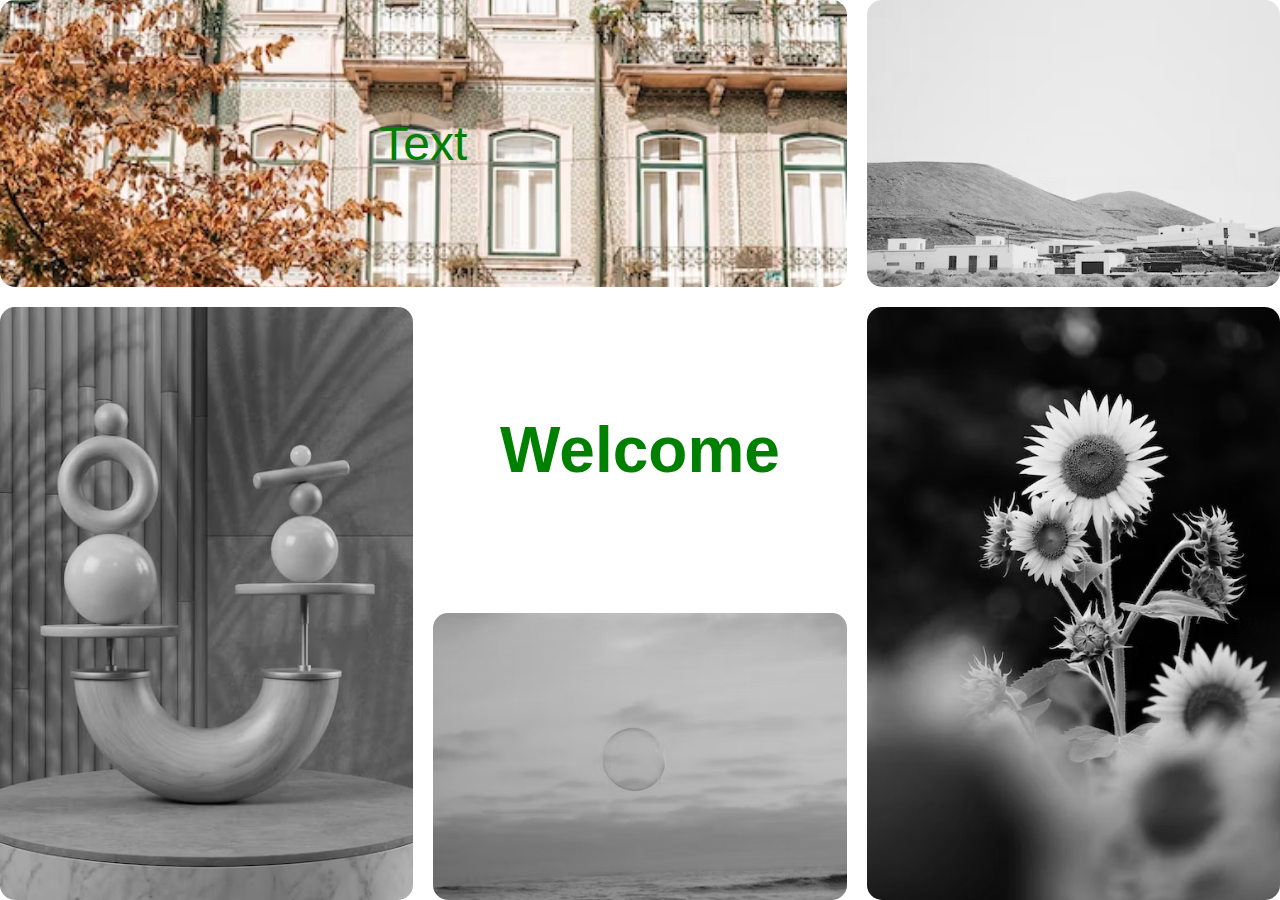
<file: accueilFilter/index.html>
<!DOCTYPE html>
<html lang="fr">
  <head>
    <meta charset="UTF-8" />
    <meta name="viewport" content="width=device-width, initial-scale=1.0" />
    <title>Accueil filter</title>
    <link rel="stylesheet" href="style.css" />
  </head>
  <body>
    <div class="image">
      <span>Text</span>
      <img src="./img/photo-1664894365779-27f7575cccad.avif" alt="maison" />
    </div>
    <div class="image">
      <span>Text</span>
      <img src="./img/photo-1680169281565-084480372285.avif" alt="paysage" />
    </div>
    <div class="image">
      <span>Text</span>
      <img src="./img/photo-1689597944680-9e3ac64c8aed.avif" alt="art" />
    </div>
    <div class="image">
      <span>Text</span>
      <img
        src="./img/photo-1689910708106-cc1cb6d71dff.avif"
        alt="soleil-vague"
      />
    </div>
    <div class="image">
      <span>Text</span>
      <img src="./img/photo-1689956533418-cc66fa02dbb6.avif" alt="fleur" />
    </div>
    <div class="image">
      <h1>Welcome</h1>
    </div>
  </body>
</html>
</file>
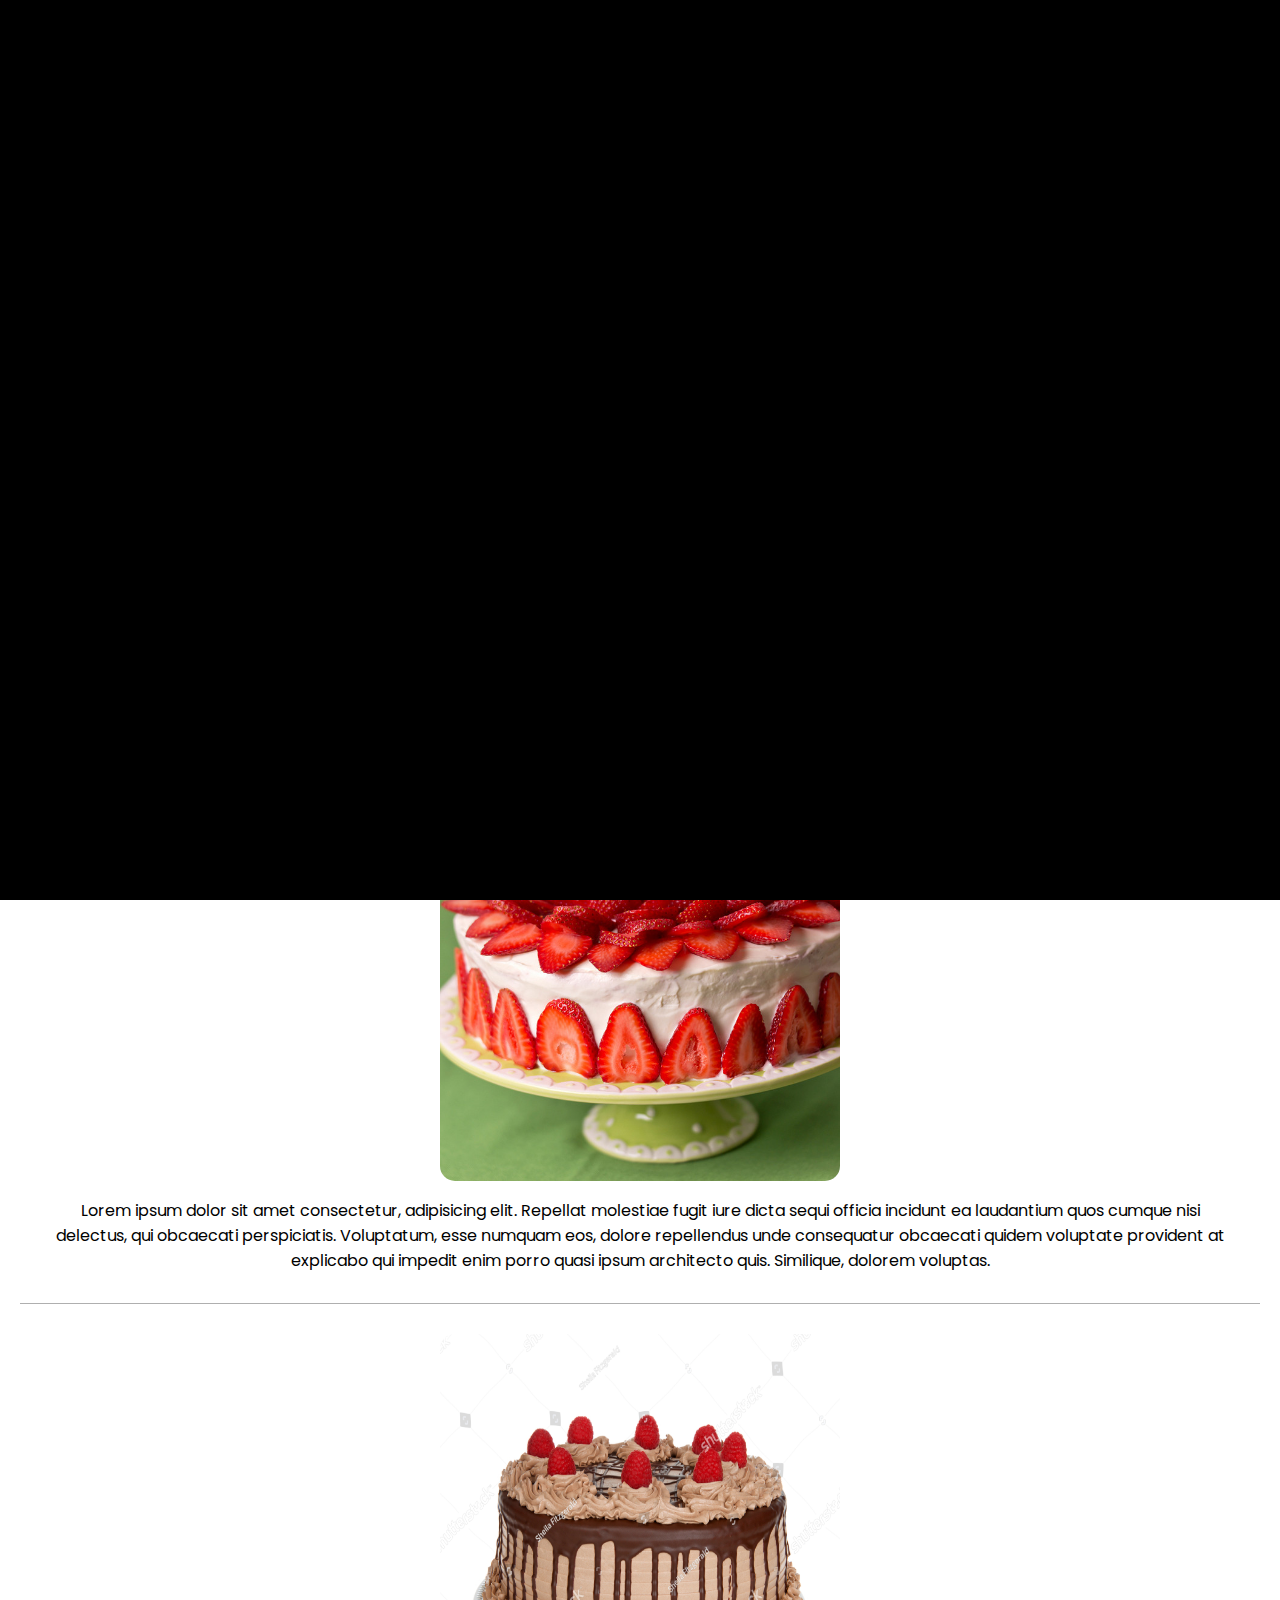
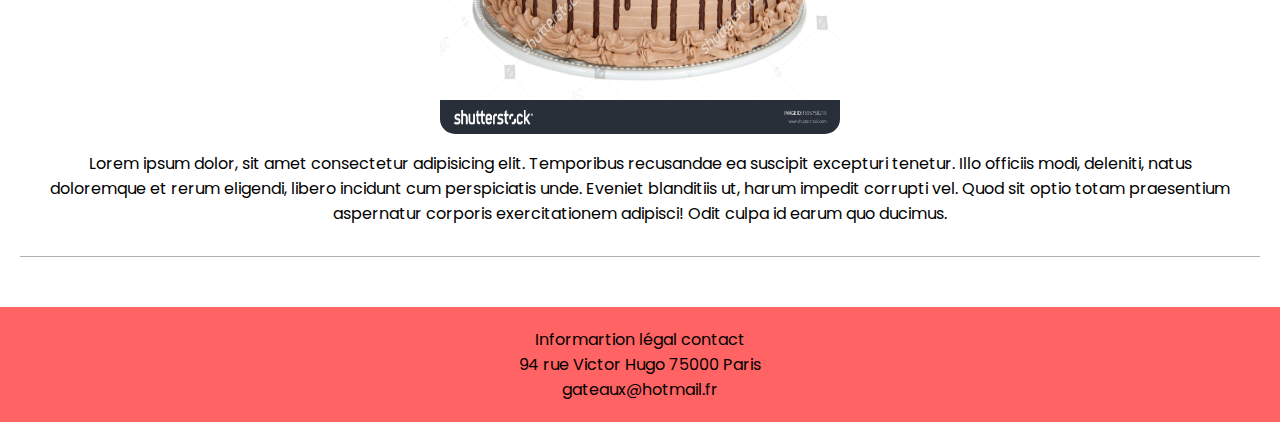
<file: exercice1-hanoun-adilCss/index.html>
<!DOCTYPE html>
<html lang="en">
<head>
    <meta charset="UTF-8">
    <meta name="viewport" content="width=device-width, initial-scale=1.0">
    <title>Recette de cuisine</title>
    <link rel="stylesheet" href="./styles/index.css">
    <link rel="stylesheet" href="https://cdnjs.cloudflare.com/ajax/libs/font-awesome/6.4.0/css/all.min.css" integrity="sha512-iecdLmaskl7CVkqkXNQ/ZH/XLlvWZOJyj7Yy7tcenmpD1ypASozpmT/E0iPtmFIB46ZmdtAc9eNBvH0H/ZpiBw==" crossorigin="anonymous" referrerpolicy="no-referrer" />
    <link rel="preconnect" href="https://fonts.googleapis.com">
    <link rel="preconnect" href="https://fonts.gstatic.com" crossorigin>
    <link href="https://fonts.googleapis.com/css2?family=Poppins:wght@300&display=swap" rel="stylesheet">
</head>
<body>
    <header>
        <nav>
            <h1>Gateaux</h1>
            <ul>
                <li><a href="./index.html">Accueil</a></li>
                <li><a href="./a-propos.html">A-propos</a></li>
                <li><a href="./contact.html">Contact</a></li>
                <li><a href="./eclair.html">Galerie</a></li>
            </ul>
        </nav>
    </header>
    <main>
        <article>
            <figure>
                <img src="./img/gateau-d-anniversaire.jpg" alt="gateau-d-anniversaire">
                <figcaption>Lorem ipsum dolor, sit amet consectetur adipisicing elit. Sit, possimus ipsum ea voluptatum qui ab fugiat reprehenderit cupiditate consequatur quo ex harum. Eveniet laboriosam veritatis dolore nihil nemo qui praesentium illum deserunt nesciunt, culpa minima excepturi, facere, quas placeat reiciendis nobis? Illo fugit cumque vitae quos. Culpa quae ex reiciendis?</figcaption>
            </figure>
        </article>
        <article>
            <figure>
                <img src="./img/i46414-gateau-aux-fraises.jpeg" alt="i46414-gateau-aux-fraises">
                <figcaption>Lorem ipsum dolor sit amet consectetur, adipisicing elit. Repellat molestiae fugit iure dicta sequi officia incidunt ea laudantium quos cumque nisi delectus, qui obcaecati perspiciatis. Voluptatum, esse numquam eos, dolore repellendus unde consequatur obcaecati quidem voluptate provident at explicabo qui impedit enim porro quasi ipsum architecto quis. Similique, dolorem voluptas.</figcaption>
            </figure>
        </article>
        <article>
            <figure>
                <img src="./img/stock-photo-chocolate-cake-frosted-with-milk-chocolate-frosting-with-dark-choc-ganache-dripping-down-the-sides-1595758219.jpg" alt="stock-photo-chocolate">
                <figcaption>Lorem ipsum dolor, sit amet consectetur adipisicing elit. Temporibus recusandae ea suscipit excepturi tenetur. Illo officiis modi, deleniti, natus doloremque et rerum eligendi, libero incidunt cum perspiciatis unde. Eveniet blanditiis ut, harum impedit corrupti vel. Quod sit optio totam praesentium aspernatur corporis exercitationem adipisci! Odit culpa id earum quo ducimus.</figcaption>
            </figure>
        </article>
    </main>
    <footer>
        <p>Informartion légal <a href="./contact.html">contact</a></p>
        <p>94 rue Victor Hugo 75000 Paris</p>
        <p>gateaux@hotmail.fr</p>
    </footer>
</body>
</html>
</file>
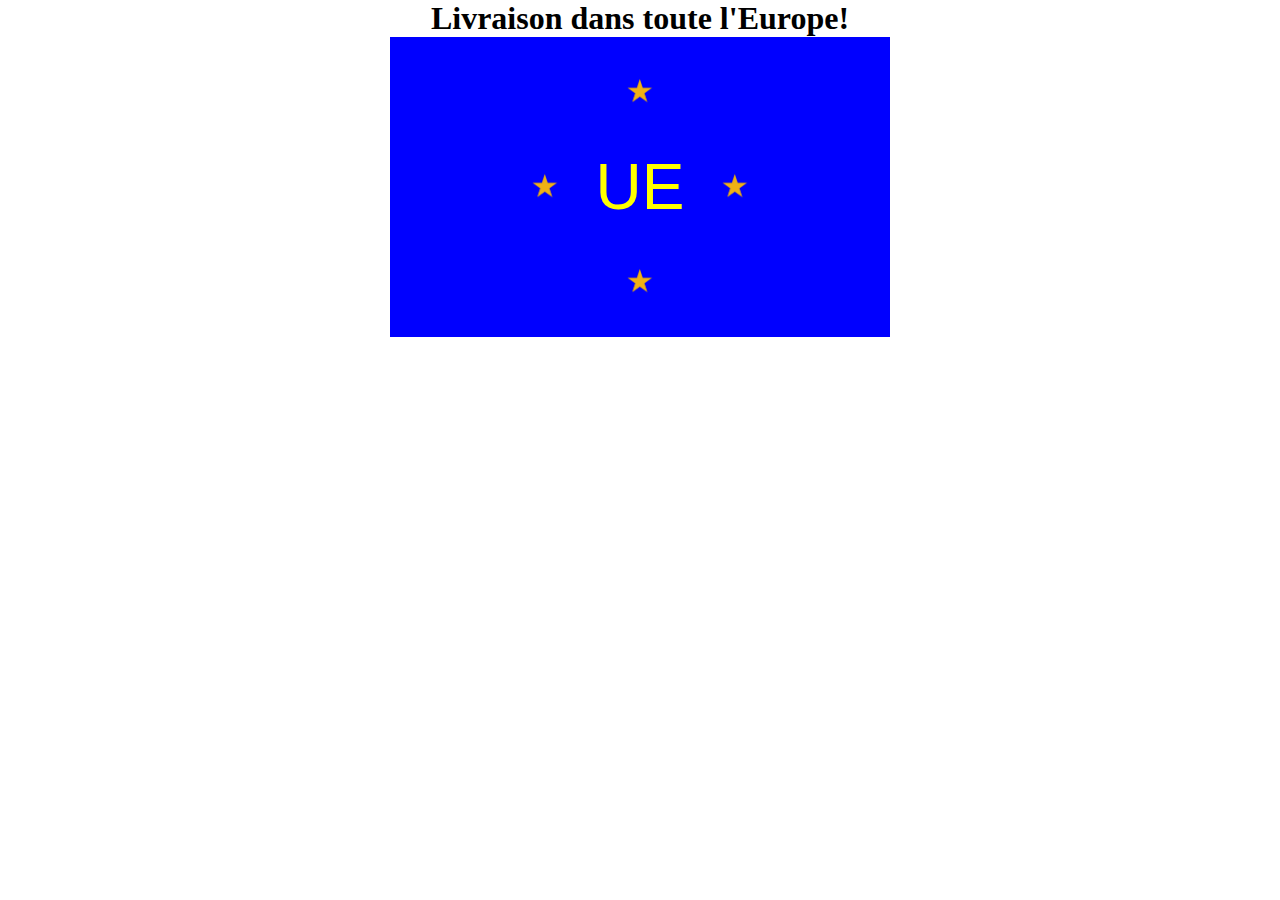
<file: exo-anim-drapeau-europeen/index.html>
<!DOCTYPE html>
<html lang="en">
  <head>
    <meta charset="UTF-8" />
    <meta name="viewport" content="width=device-width, initial-scale=1.0" />
    <title>Document</title>
    <link rel="stylesheet" href="./style.css" />
  </head>
  <body>
    <main>
      <h1>Livraison dans toute l'Europe!</h1>
      <div class="flag">
        <div class="ue">UE</div>
        <div class="circle">
          <div class="stars" id="a">
            <img
              src="img/Dessiner_une_étoile_-_apercu-removebg-preview.png"
              alt="stars"
            />
          </div>
          <div class="stars" id="b">
            <img
              src="img/Dessiner_une_étoile_-_apercu-removebg-preview.png"
              alt="stars"
            />
          </div>
          <div class="stars" id="c">
            <img
              src="img/Dessiner_une_étoile_-_apercu-removebg-preview.png"
              alt="stars"
            />
          </div>
          <div class="stars" id="d">
            <img
              src="img/Dessiner_une_étoile_-_apercu-removebg-preview.png"
              alt="stars"
            />
          </div>
        </div>
      </div>
    </main>
  </body>
</html>
</file>
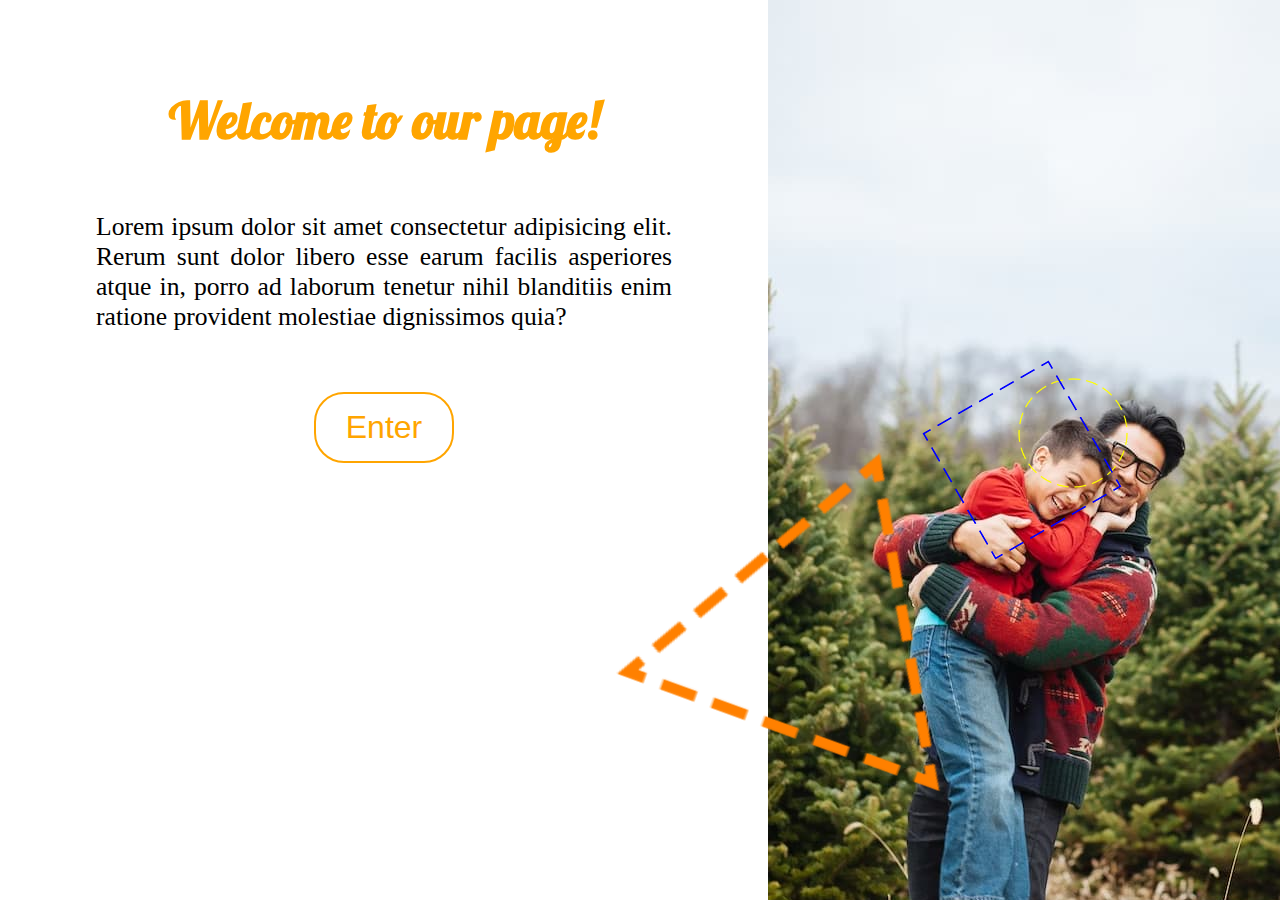
<file: exoTransform/index.html>
<!DOCTYPE html>
<html lang="en">
  <head>
    <meta charset="UTF-8" />
    <meta name="viewport" content="width=device-width, initial-scale=1.0" />
    <title>Document</title>
    <link rel="stylesheet" href="./style.css" />
    <link rel="preconnect" href="https://fonts.googleapis.com" />
    <link rel="preconnect" href="https://fonts.gstatic.com" crossorigin />
    <link
      href="https://fonts.googleapis.com/css2?family=Lobster&display=swap"
      rel="stylesheet"
    />
  </head>
  <body>
    <main>
      <section class="section1-container">
        <div>
          <h1>Welcome to our page!</h1>
          <p>
            Lorem ipsum dolor sit amet consectetur adipisicing elit. Rerum sunt
            dolor libero esse earum facilis asperiores atque in, porro ad
            laborum tenetur nihil blanditiis enim ratione provident molestiae
            dignissimos quia?
          </p>
          <button>Enter</button>
        </div>
      </section>
      <section id="section2">
        <div id="background">
          <img id="circle" src="./img/circle.png" alt="" />
          <img id="square" src="./img/square.png" alt="" />
          <img id="triangle" src="./img/triangle.png" alt="" />
        </div>
      </section>
    </main>
  </body>
</html>
</file>
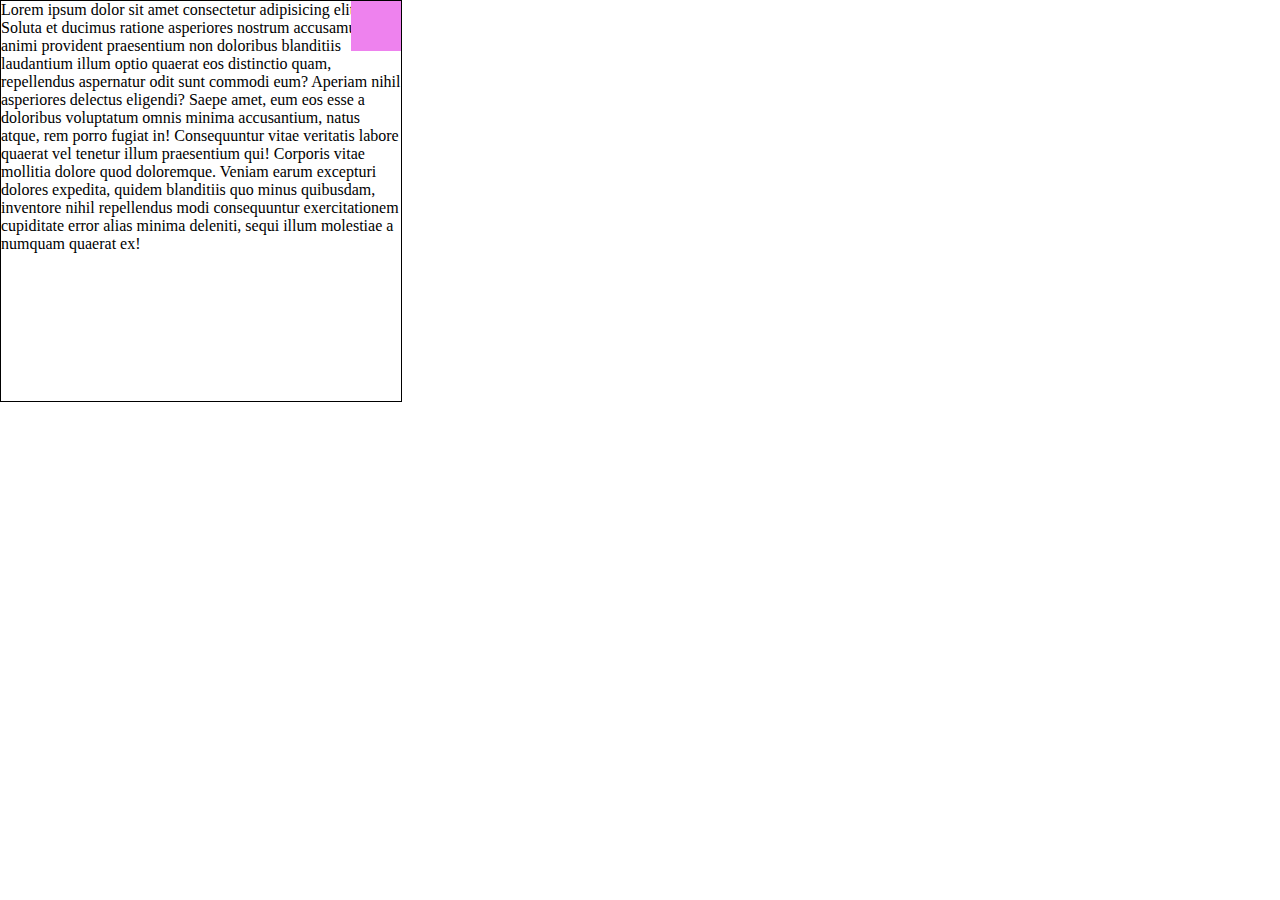
<file: exercicePositionRelativeCss/htmlCss/index.html>
<!DOCTYPE html>
<html lang="en">
  <head>
    <meta charset="UTF-8" />
    <meta name="viewport" content="width=device-width, initial-scale=1.0" />
    <title>Document</title>
    <link rel="stylesheet" href="style.css" />
  </head>
  <body>
    <div class="red">
      <p>
        Lorem ipsum dolor sit amet consectetur adipisicing elit. Soluta et
        ducimus ratione asperiores nostrum accusamus animi provident praesentium
        non doloribus blanditiis laudantium illum optio quaerat eos distinctio
        quam, repellendus aspernatur odit sunt commodi eum? Aperiam nihil
        asperiores delectus eligendi? Saepe amet, eum eos esse a doloribus
        voluptatum omnis minima accusantium, natus atque, rem porro fugiat in!
        Consequuntur vitae veritatis labore quaerat vel tenetur illum
        praesentium qui! Corporis vitae mollitia dolore quod doloremque. Veniam
        earum excepturi dolores expedita, quidem blanditiis quo minus quibusdam,
        inventore nihil repellendus modi consequuntur exercitationem cupiditate
        error alias minima deleniti, sequi illum molestiae a numquam quaerat ex!
      </p>
      <div class="blue"></div>
    </div>
  </body>
</html>
</file>
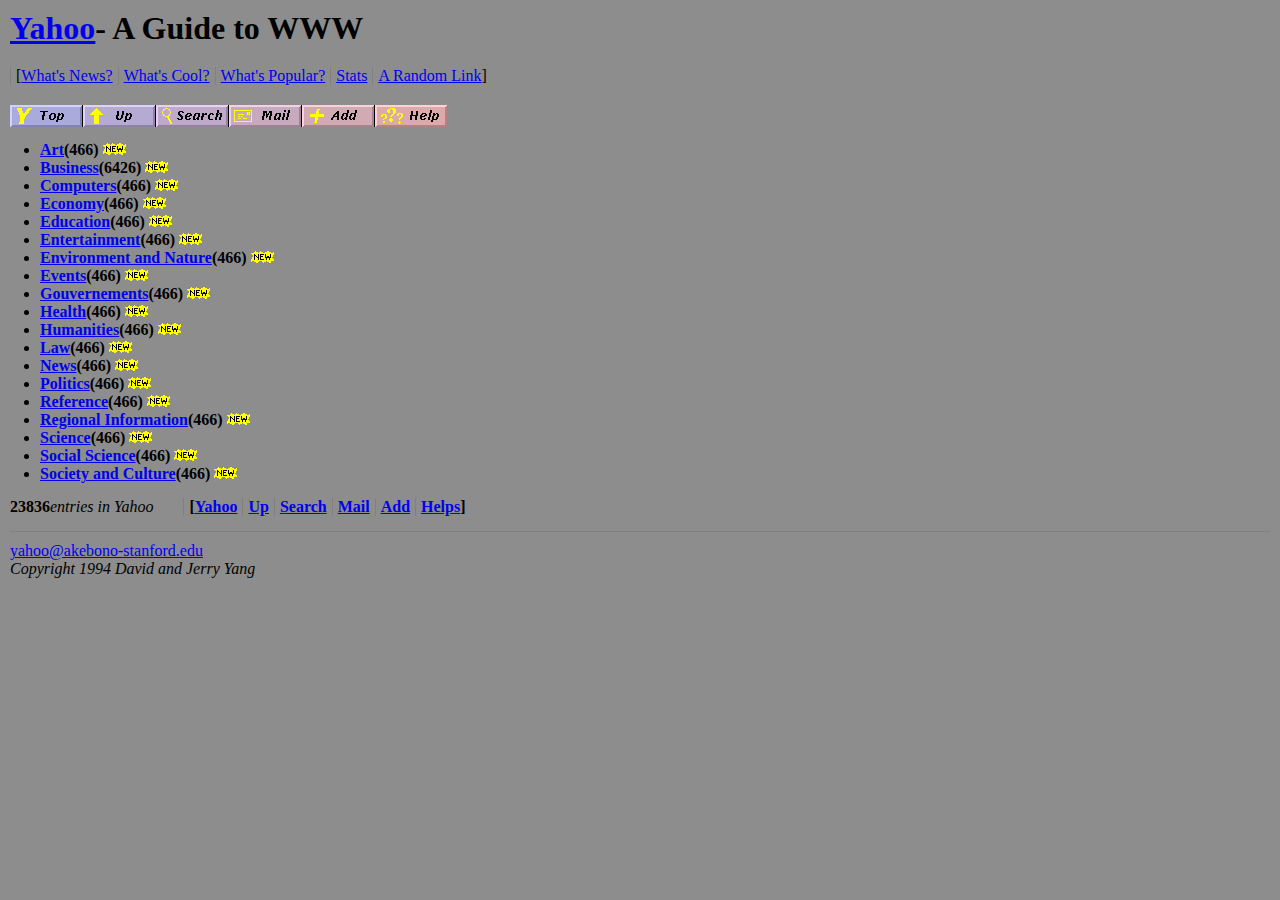
<file: exerciceVendrediCss/Hanoun_Adil_yahoo/index.html>
<!DOCTYPE html>
<html lang="en">
  <head>
    <meta charset="UTF-8" />
    <meta name="viewport" content="width=device-width, initial-scale=1.0" />
    <title>Yahoo</title>
    <link rel="stylesheet" href="style.css" />
  </head>
  <body>
    <header>
      <div class="header-content">
        <h1><a href="#">Yahoo </a></h1>
        <h1>- A Guide to WWW</h1>
      </div>
      <nav>
        <ul>
          <li>[<a href="#">What's News?</a></li>
          <li><a href="#">What's Cool?</a></li>
          <li><a href="#">What's Popular?</a></li>
          <li><a href="#">Stats</a></li>
          <li><a href="#">A Random Link</a>]</li>
        </ul>
      </nav>
      <figure>
        <img src="./img/menu.gif" alt="menu" />
      </figure>
    </header>
    <main>
      <ul>
        <li><a href="#">Art</a>(466)<img src="./img/new.gif" alt="new" /></li>
        <li>
          <a href="#">Business</a>(6426)<img src="./img/new.gif" alt="new" />
        </li>
        <li>
          <a href="#">Computers</a>(466)<img src="./img/new.gif" alt="new" />
        </li>
        <li>
          <a href="#">Economy</a>(466)<img src="./img/new.gif" alt="new" />
        </li>
        <li>
          <a href="#">Education</a>(466)<img src="./img/new.gif" alt="new" />
        </li>
        <li>
          <a href="#">Entertainment</a>(466)<img
            src="./img/new.gif"
            alt="new"
          />
        </li>
        <li>
          <a href="#">Environment and Nature</a>(466)<img
            src="./img/new.gif"
            alt="new"
          />
        </li>
        <li>
          <a href="#">Events</a>(466)<img src="./img/new.gif" alt="new" />
        </li>
        <li>
          <a href="#">Gouvernements</a>(466)<img
            src="./img/new.gif"
            alt="new"
          />
        </li>
        <li>
          <a href="#">Health</a>(466)<img src="./img/new.gif" alt="new" />
        </li>
        <li>
          <a href="#">Humanities</a>(466)<img src="./img/new.gif" alt="new" />
        </li>
        <li><a href="#">Law</a>(466)<img src="./img/new.gif" alt="new" /></li>
        <li><a href="#">News</a>(466)<img src="./img/new.gif" alt="new" /></li>
        <li>
          <a href="#">Politics</a>(466)<img src="./img/new.gif" alt="new" />
        </li>
        <li>
          <a href="#">Reference</a>(466)<img src="./img/new.gif" alt="new" />
        </li>
        <li>
          <a href="#">Regional Information</a>(466)<img
            src="./img/new.gif"
            alt="new"
          />
        </li>
        <li>
          <a href="#">Science</a>(466)<img src="./img/new.gif" alt="new" />
        </li>
        <li>
          <a href="#">Social Science</a>(466)<img
            src="./img/new.gif"
            alt="new"
          />
        </li>
        <li>
          <a href="#">Society and Culture</a>(466)<img
            src="./img/new.gif"
            alt="new"
          />
        </li>
      </ul>
      <div class="menu-main">
        <p><strong>23836</strong><em>entries in Yahoo</em></p>
        <ul>
          <li>[<a href="#">Yahoo</a></li>
          <li><a href="#">Up</a></li>
          <li><a href="#">Search</a></li>
          <li><a href="#">Mail</a></li>
          <li><a href="#">Add</a></li>
          <li><a href="#">Helps</a>]</li>
        </ul>
      </div>
    </main>
    <footer>
      <p class="mail"><a href="#">yahoo@akebono-stanford.edu</a></p>
      <p class="copyright"><em>Copyright 1994 David and Jerry Yang</em></p>
    </footer>
  </body>
</html>
</file>
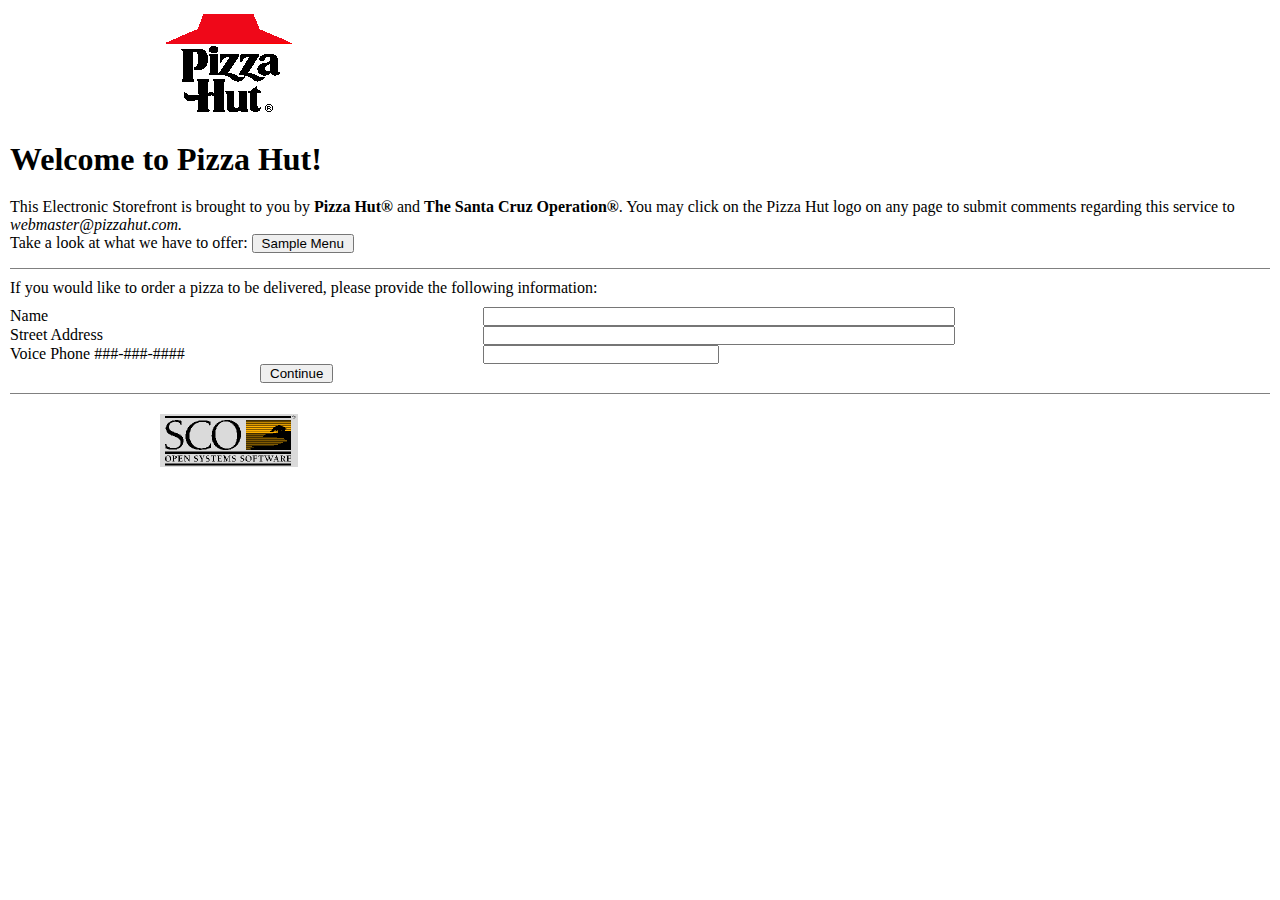
<file: exerciceVendrediCss/pizzaHut/index.html>
<!DOCTYPE html>
<html lang="en">
  <head>
    <meta charset="UTF-8" />
    <meta name="viewport" content="width=device-width, initial-scale=1.0" />
    <title>Document</title>
    <link rel="stylesheet" href="style.css" />
  </head>
  <body>
    <header>
      <div class="header-content">
        <figure>
          <img src="./img/phlogo.gif" alt="photo-pizza-hut" />
        </figure>
        <h1>Welcome to Pizza Hut!</h1>
        <p>
          This Electronic Storefront is brought to you by
          <strong>Pizza Hut®</strong> and
          <strong>The Santa Cruz Operation®</strong>. You may click on the Pizza
          Hut logo on any page to submit comments regarding this service to
          <em>webmaster@pizzahut.com.</em>
        </p>
        <p>
          Take a look at what we have to offer: <button>Sample Menu</button>
        </p>
      </div>
    </header>
    <main>
      <div class="main-content">
        <p>
          If you would like to order a pizza to be delivered, please provide the
          following information:
        </p>
        <form action="">
          <label for="name">Name</label>
          <input type="text" for="name" />
          <label for="adress">Street Address</label>
          <input type="text" for="adress" />
          <label for="phone">Voice Phone ###-###-####</label>
          <input type="text" for="phone" />
        </form>
        <button type="submit">Continue</button>
      </div>
    </main>
    <footer>
      <figure>
        <img src="./img/scologo.gif" alt="scologo" />
      </figure>
    </footer>
  </body>
</html>
</file>
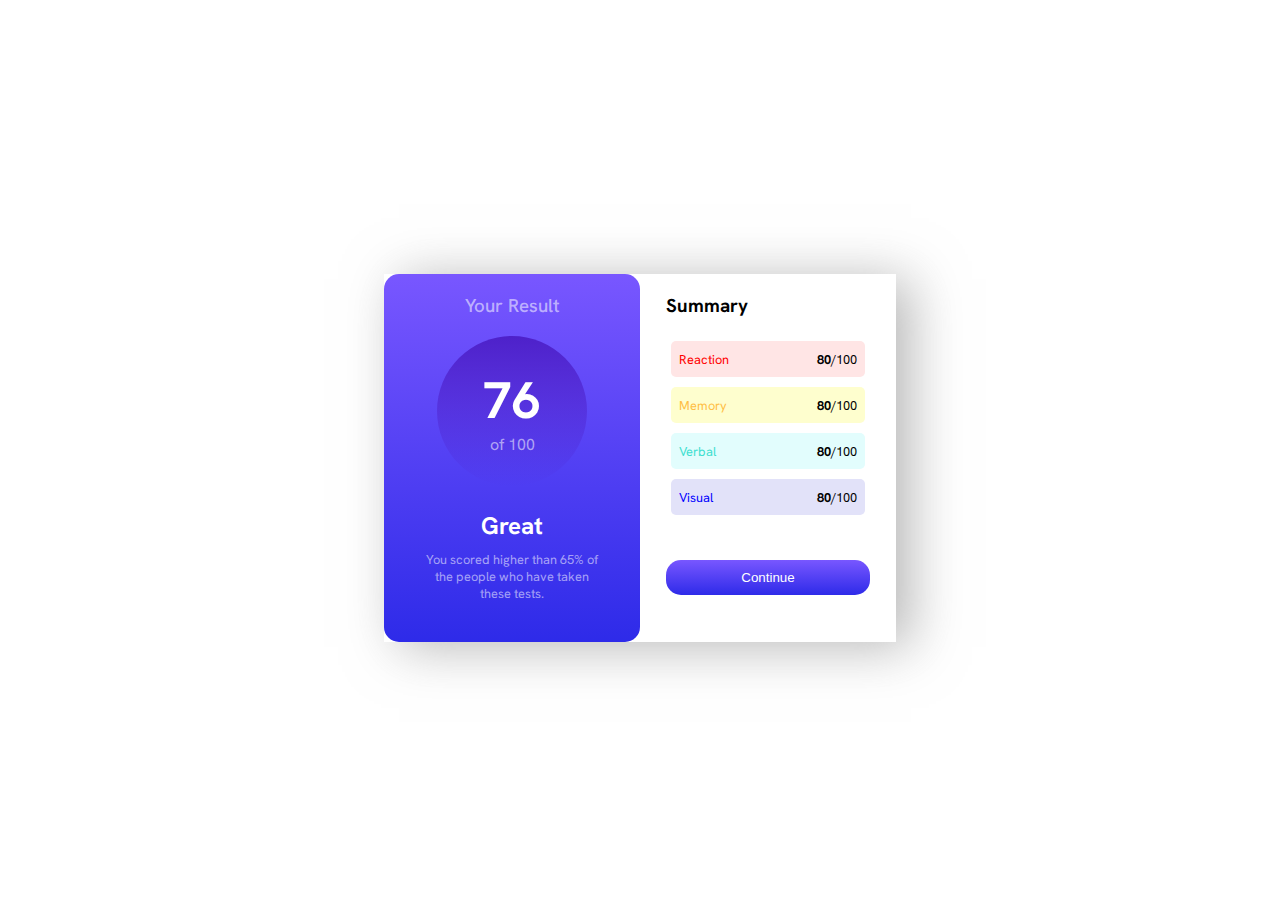
<file: exerciceVendrediCss/results-summary-component-main/index.html>
<!DOCTYPE html>
<html lang="en">
  <head>
    <meta charset="UTF-8" />
    <meta name="viewport" content="width=device-width, initial-scale=1.0" />
    <!-- displays site properly based on user's device -->

    <link
      rel="icon"
      type="image/png"
      sizes="32x32"
      href="./assets/images/favicon-32x32.png"
    />
    <link rel="stylesheet" href="./style.css" />
    <link
      rel="stylesheet"
      href="https://cdnjs.cloudflare.com/ajax/libs/font-awesome/6.4.0/css/all.min.css"
      integrity="sha512-iecdLmaskl7CVkqkXNQ/ZH/XLlvWZOJyj7Yy7tcenmpD1ypASozpmT/E0iPtmFIB46ZmdtAc9eNBvH0H/ZpiBw=="
      crossorigin="anonymous"
      referrerpolicy="no-referrer"
    />

    <title>Frontend Mentor | Results summary component</title>

    <!-- Feel free to remove these styles or customise in your own stylesheet 👍 -->
    <style>
      .attribution {
        font-size: 11px;
        text-align: center;
      }
      .attribution a {
        color: hsl(228, 45%, 44%);
      }
    </style>
  </head>
  <body>
    <main>
      <div class="result">
        <h3>Your Result</h3>
        <div class="circle">
          <div class="number-circle"><span>76</span> of 100</div>
        </div>
        <div class="great-scored">
          <p class="great">Great</p>
          <p class="scored">
            You scored higher than 65% of the people who have taken these tests.
          </p>
        </div>
      </div>
      <div class="summary">
        <div class="summary-content">
          <h3>Summary</h3>
          <div class="rmvv">
            <div class="block" id="reaction">
              <div id="reaction-content">Reaction</div>
              <div class="number"><span>80</span>/100</div>
            </div>
            <div class="block" id="memory">
              <div id="memory-content">Memory</div>
              <div class="number"><span>80</span>/100</div>
            </div>
            <div class="block" id="verbal">
              <div id="verbal-content">Verbal</div>
              <div class="number"><span>80</span>/100</div>
            </div>
            <div class="block" id="visual">
              <div id="visual-content">Visual</div>
              <div class="number"><span>80</span>/100</div>
            </div>
          </div>
          <button>Continue</button>
        </div>
      </div>
    </main>
  </body>
</html>
</file>
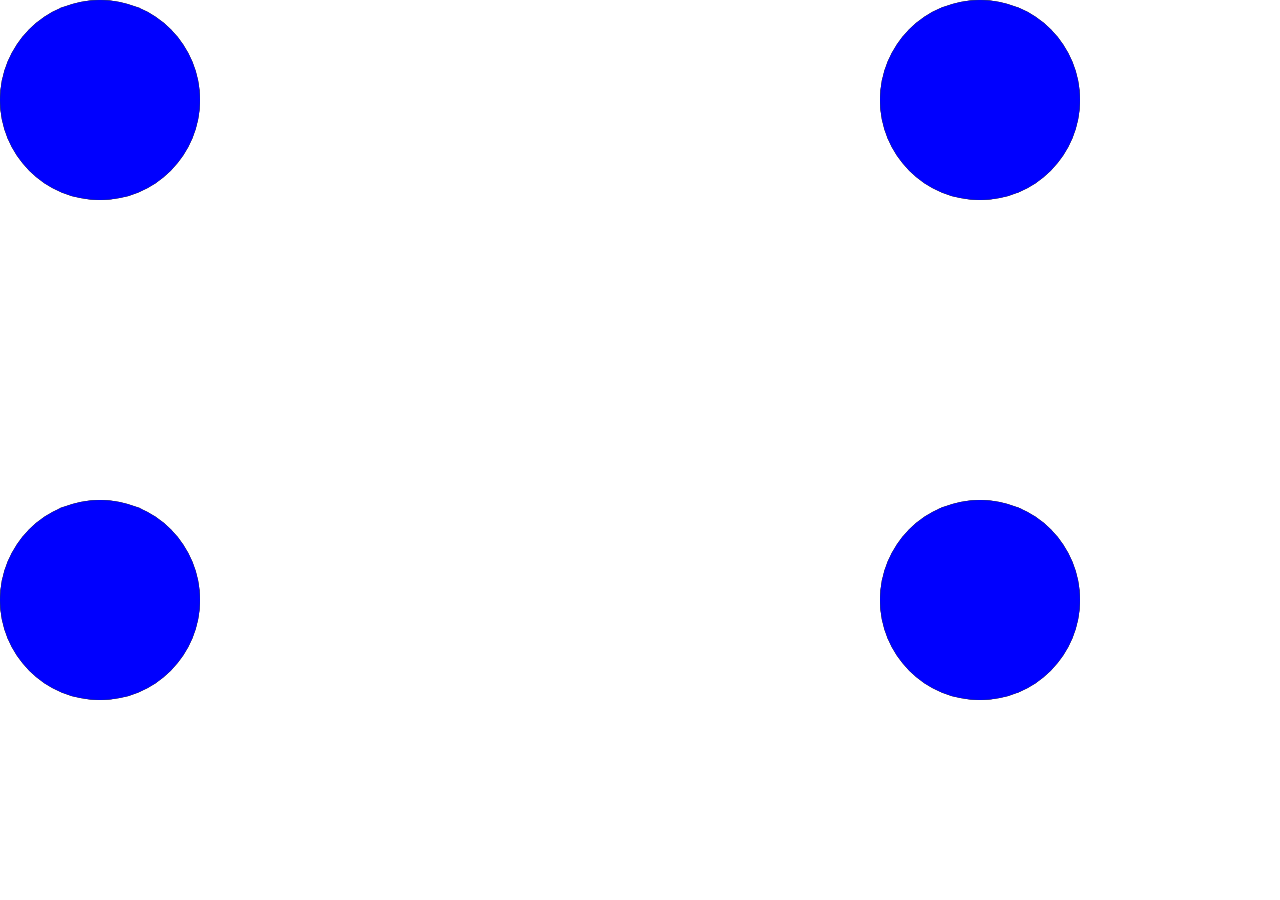
<file: exo-anim/htmlCss/index.html>
<!DOCTYPE html>
<html lang="en">
  <head>
    <meta charset="UTF-8" />
    <meta name="viewport" content="width=device-width, initial-scale=1.0" />
    <title>Document</title>
    <link rel="stylesheet" href="style.css" />
  </head>
  <body>
    <div class="content">
      <div class="red"></div>
      <div class="green"></div>
      <div class="blue"></div>
    </div>
    <div class="content1">
      <div class="red"></div>
      <div class="green"></div>
      <div class="blue"></div>
    </div>

    <div class="content2">
      <div class="red"></div>
      <div class="green"></div>
      <div class="blue"></div>
    </div>
    <div class="content3">
      <div class="red"></div>
      <div class="green"></div>
      <div class="blue"></div>
    </div>
  </body>
</html>
</file>
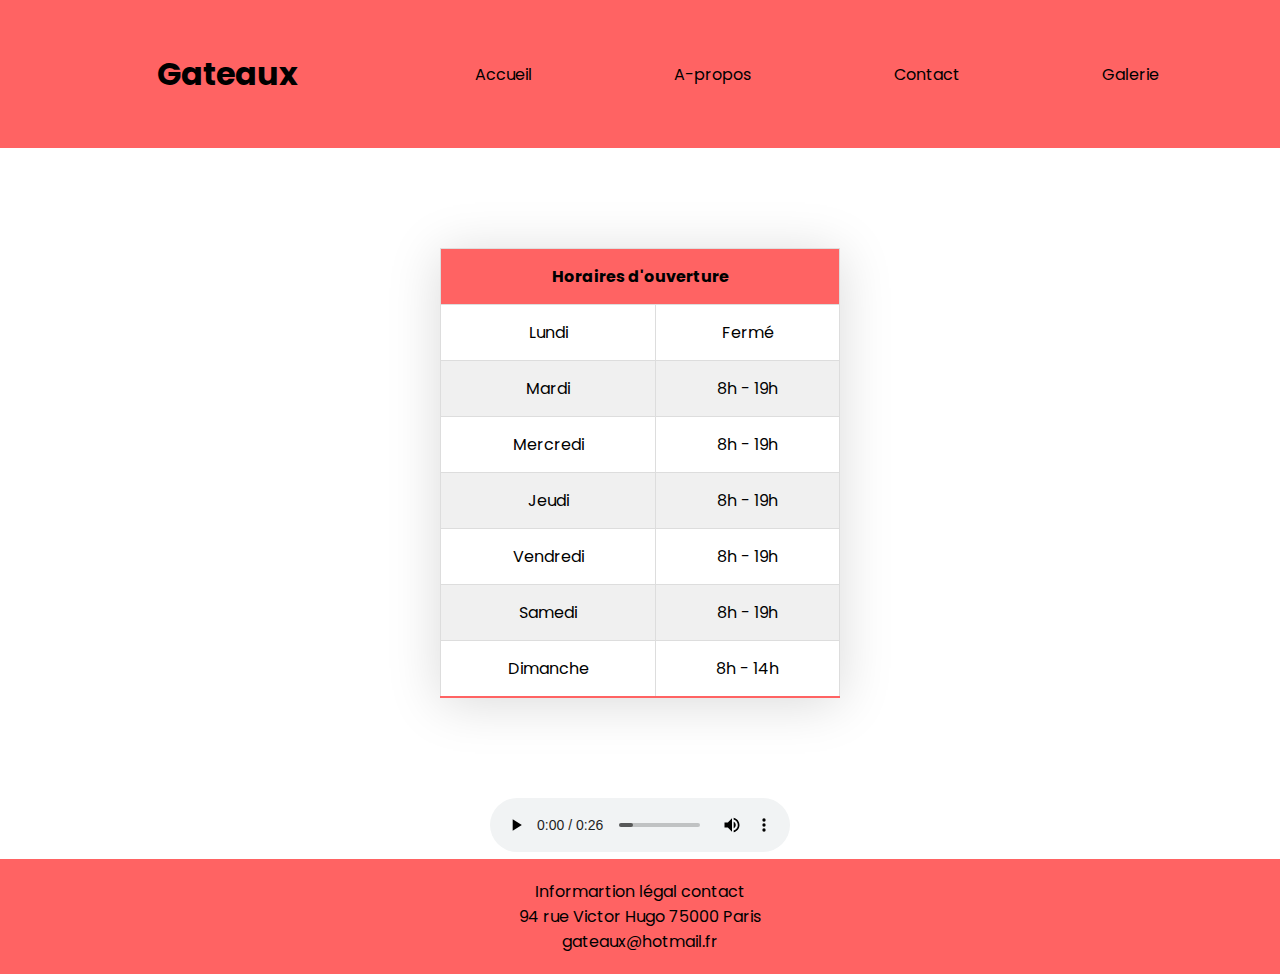
<file: exercice1-hanoun-adilCss/a-propos.html>
<!DOCTYPE html>
<html lang="en">
<head>
    <meta charset="UTF-8">
    <meta name="viewport" content="width=device-width, initial-scale=1.0">
    <title>A propos</title>
    <link rel="stylesheet" href="./styles/a_propos.css">
    <link rel="stylesheet" href="https://cdnjs.cloudflare.com/ajax/libs/font-awesome/6.4.0/css/all.min.css" integrity="sha512-iecdLmaskl7CVkqkXNQ/ZH/XLlvWZOJyj7Yy7tcenmpD1ypASozpmT/E0iPtmFIB46ZmdtAc9eNBvH0H/ZpiBw==" crossorigin="anonymous" referrerpolicy="no-referrer" />
    <link rel="preconnect" href="https://fonts.googleapis.com">
    <link rel="preconnect" href="https://fonts.gstatic.com" crossorigin>
    <link href="https://fonts.googleapis.com/css2?family=Poppins:wght@300&display=swap" rel="stylesheet">
</head>
<body>  
    <header>
        <nav>
            <h1>Gateaux</h1>
            <ul>
                <li><a href="./index.html">Accueil</a></li>
                <li><a href="./a-propos.html">A-propos</a></li>
                <li><a href="./contact.html">Contact</a></li>
                <li><a href="./eclair.html">Galerie</a></li>
            </ul>
        </nav>
    </header>
    <main>

        <table>
            <thead>
                <tr>
                    <th colspan="2">Horaires d'ouverture</th>
                </tr>
            </thead>
            <tbody>
                <tr>
                    <td>Lundi</td>
                    <td>Fermé</td>
                </tr>
                <tr>
                    <td>Mardi</td>
                    <td>8h - 19h</td>
                </tr>
                <tr>
                    <td>Mercredi</td>
                    <td>8h - 19h</td>
                </tr>
                <tr>
                    <td>Jeudi</td>
                    <td>8h - 19h</td>
                </tr>
                <tr>
                    <td>Vendredi</td>
                    <td>8h - 19h</td>
                </tr>
                <tr>
                    <td>Samedi</td>
                    <td>8h - 19h</td>
                </tr>
                <tr>
                    <td>Dimanche</td>
                    <td>8h - 14h</td>
                </tr>
            </tbody>
        </table>
        <audio  controls src="./audio/RUGISSEMENT du LION en COLERE 🦁 ANGRY LION.mp3" autoplay></audio>
    </main>
    <footer>
        <p>Informartion légal <a href="./contact.html">contact</a></p>
        <p>94 rue Victor Hugo 75000 Paris</p>
        <p>gateaux@hotmail.fr</p>
    </footer>
</body>
</html>
</file>
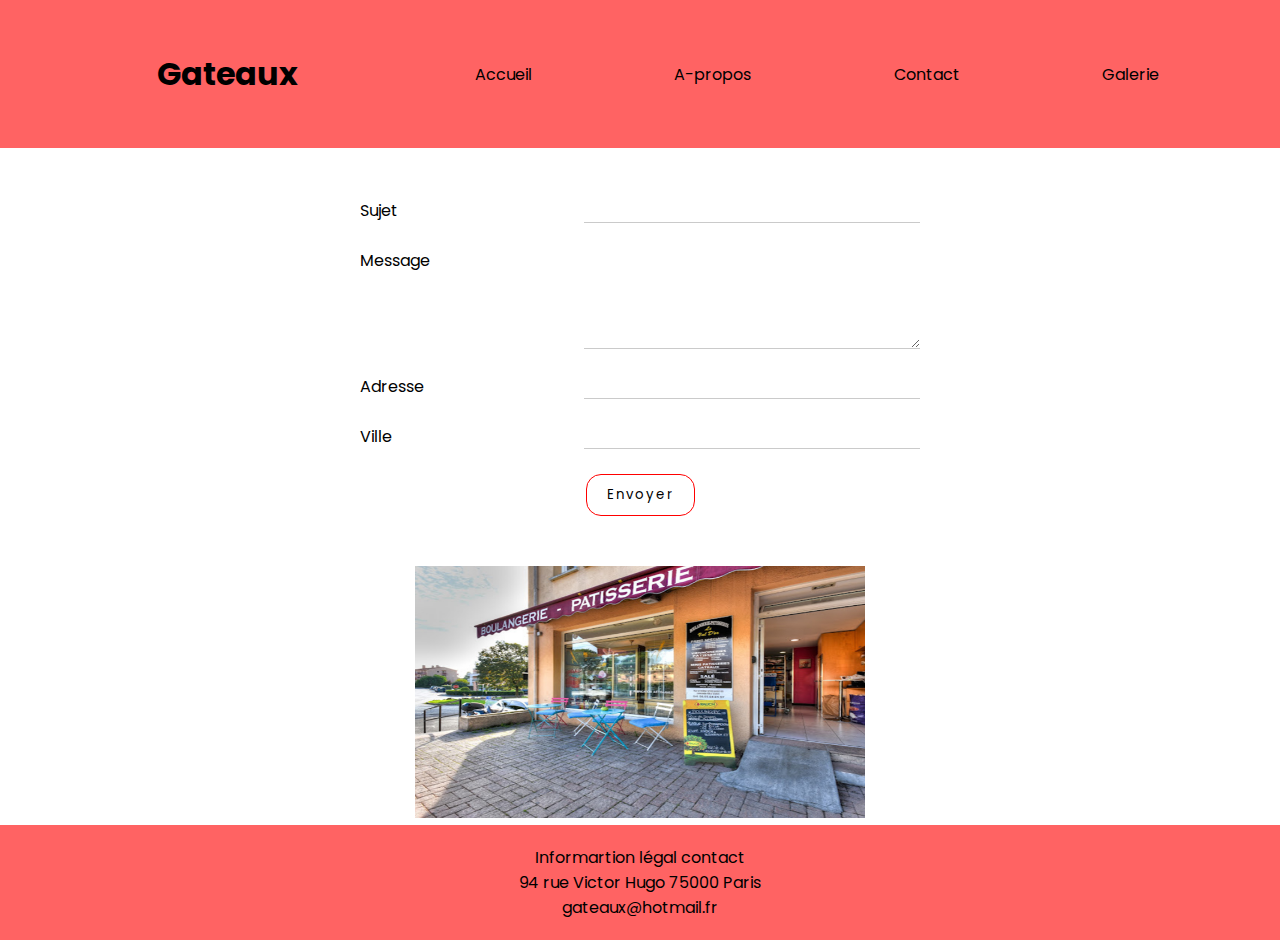
<file: exercice1-hanoun-adilCss/contact.html>
<!DOCTYPE html>
<html lang="en">
<head>
    <meta charset="UTF-8">
    <meta name="viewport" content="width=device-width, initial-scale=1.0">
    <title>contact</title>
    <link rel="stylesheet" href="./styles/contact.css">
    <link rel="stylesheet" href="https://cdnjs.cloudflare.com/ajax/libs/font-awesome/6.4.0/css/all.min.css" integrity="sha512-iecdLmaskl7CVkqkXNQ/ZH/XLlvWZOJyj7Yy7tcenmpD1ypASozpmT/E0iPtmFIB46ZmdtAc9eNBvH0H/ZpiBw==" crossorigin="anonymous" referrerpolicy="no-referrer" />
    <link rel="preconnect" href="https://fonts.googleapis.com">
    <link rel="preconnect" href="https://fonts.gstatic.com" crossorigin>
    <link href="https://fonts.googleapis.com/css2?family=Poppins:wght@300&display=swap" rel="stylesheet">
</head>
<body>
    
    <header>
        <nav>
            <h1>Gateaux</h1>
            <ul>
                <li><a href="./index.html">Accueil</a></li>
                <li><a href="./a-propos.html">A-propos</a></li>
                <li><a href="./contact.html">Contact</a></li>
                <li><a href="./eclair.html">Galerie</a></li>
            </ul>
        </nav>
    </header>
    <main>
        <form action="" method="get">
            <div class="form">
                <div>
                    <label for="sujet">Sujet</label>
                    <input type="text" name="sujet"> <br>
                </div>
                <div>
                    <label for="message">Message</label>
                    <textarea name="message" rows="5" cols="33"></textarea> <br>

                </div>
                <div>
                    <label for="adresse">Adresse</label>
                    <input type="text" name="adresse"> <br>

                </div>
                <div>
                    <label for="Ville">Ville</label>
                    <input type="text" name="Ville"> <br>

                </div>
            </div>
            <button type="submit">Envoyer</button>
        </form>
        <figure>
            <img src="./img/15468569.jpg" alt="patisserie" height="200" width="300">
            <figcaption></figcaption>
        </figure>
    </main>
    <footer>
        <p>Informartion légal <a href="./contact.html">contact</a></p>
        <p>94 rue Victor Hugo 75000 Paris</p>
        <p>gateaux@hotmail.fr</p>
    </footer>
</body>
</html>
</file>
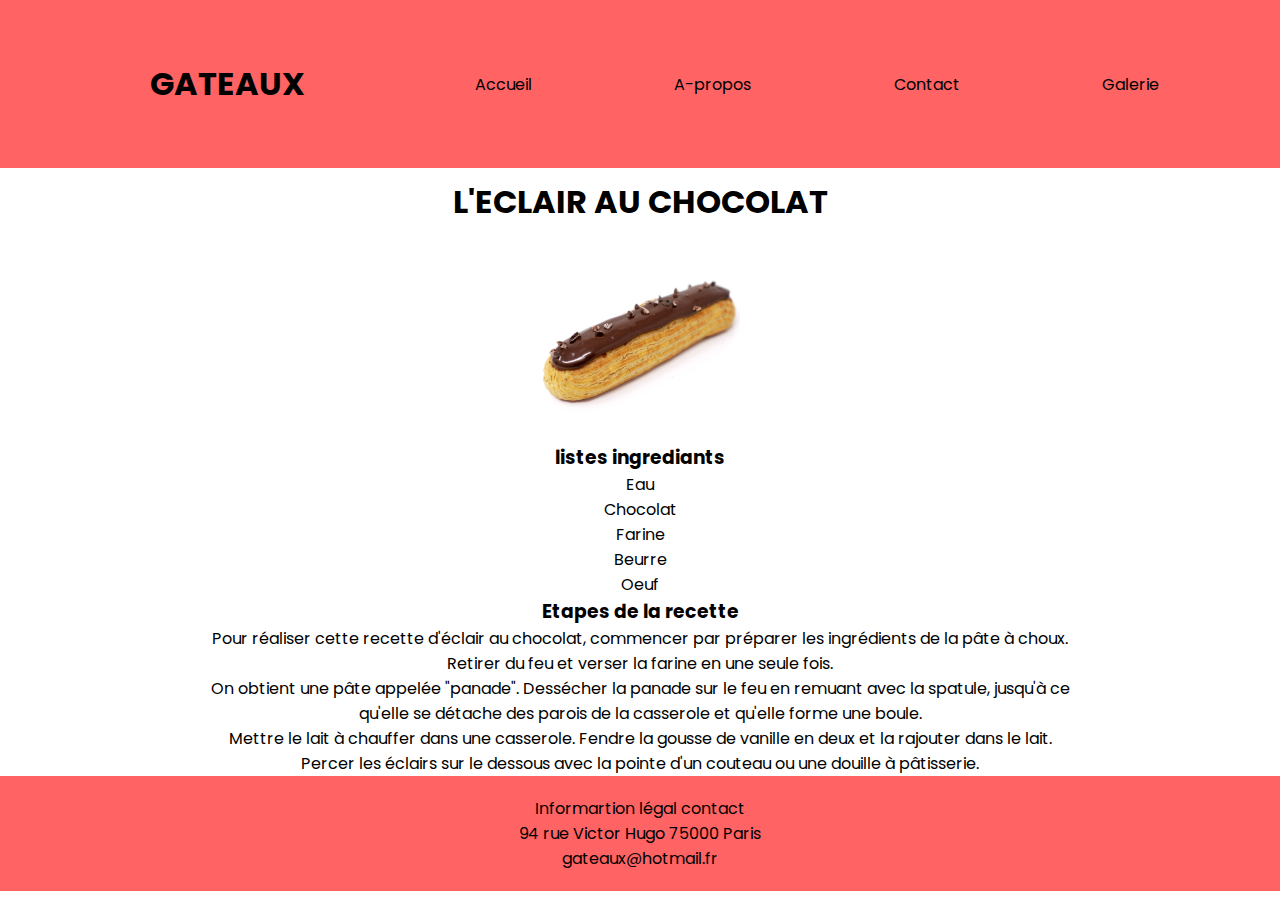
<file: exercice1-hanoun-adilCss/eclair.html>
<!DOCTYPE html>
<html lang="en">
<head>
    <meta charset="UTF-8">
    <meta name="viewport" content="width=device-width, initial-scale=1.0">
    <link rel="stylesheet" href="./styles/eclair.css">
    <link rel="stylesheet" href="https://cdnjs.cloudflare.com/ajax/libs/font-awesome/6.4.0/css/all.min.css" integrity="sha512-iecdLmaskl7CVkqkXNQ/ZH/XLlvWZOJyj7Yy7tcenmpD1ypASozpmT/E0iPtmFIB46ZmdtAc9eNBvH0H/ZpiBw==" crossorigin="anonymous" referrerpolicy="no-referrer" />
    <link rel="preconnect" href="https://fonts.googleapis.com">
    <link rel="preconnect" href="https://fonts.gstatic.com" crossorigin>
    <link href="https://fonts.googleapis.com/css2?family=Poppins:wght@300&display=swap" rel="stylesheet">
    <title>Document</title>
</head>
<body>
    <header>
        <nav>
            <h1>Gateaux</h1>
            <ul>
                <li><a href="./index.html">Accueil</a></li>
                <li><a href="./a-propos.html">A-propos</a></li>
                <li><a href="./contact.html">Contact</a></li>
                <li><a href="./eclair.html">Galerie</a></li>
            </ul>
        </nav>
    </header>
    <main>
        <h1>l'eclair au chocolat</h1>

        <figure>
            <img src="./img/eclair-chocolat-P1080408-03-scaled.jpeg" alt="eclair-chocolat" height="200">
        </figure>
        <div class="ingredient">
            <h3>listes ingrediants</h3>
            <ul>
                <li>Eau</li>
                <li>Chocolat</li>
                <li>Farine</li>
                <li>Beurre</li>
                <li>Oeuf</li>
            </ul>
        </div>
        <div class="recette">
            <h3>Etapes de la recette</h3>
            <ul>
                <li>Pour réaliser cette recette d'éclair au chocolat, commencer par préparer les ingrédients de la pâte à choux.</li>
                <li>Retirer du feu et verser la farine en une seule fois.</li>
                <li>On obtient une pâte appelée "panade". Dessécher la panade sur le feu en remuant avec la spatule, jusqu'à ce qu'elle se détache des parois de la casserole et qu'elle forme une boule.</li>
                <li>Mettre le lait à chauffer dans une casserole. Fendre la gousse de vanille en deux et la rajouter dans le lait.</li>
                <li>Percer les éclairs sur le dessous avec la pointe d'un couteau ou une douille à pâtisserie.</li>
            </ul>
        </div>
    </main>
</body>
<footer>
    <p>Informartion légal <a href="./contact.html">contact</a></p>
    <p>94 rue Victor Hugo 75000 Paris</p>
    <p>gateaux@hotmail.fr</p>
</footer>
</html>
</file>
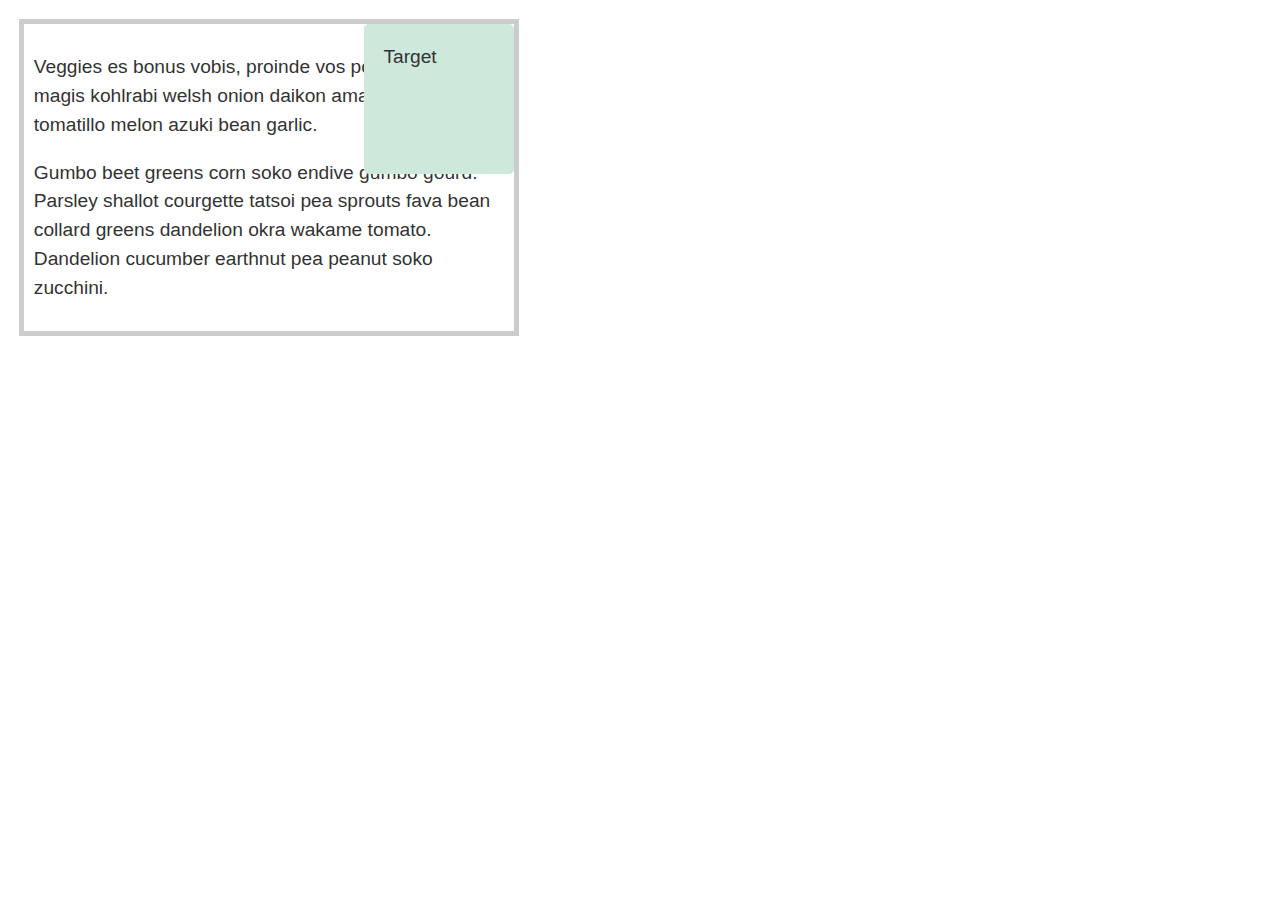
<file: ExercicePosition/position.html>
<!DOCTYPE html>
<html lang="en">
  <head>
    <meta charset="utf-8" />
    <title>Position: Task 1</title>
    <style>
      body {
        background-color: #fff;
        color: #333;
        font: 1.2em / 1.5 Helvetica Neue, Helvetica, Arial, sans-serif;
        padding: 1em;
        margin: 0;
      }
      * {
        box-sizing: border-box;
      }
      .container {
        width: 500px;
        padding: 0.5em;
        border: 5px solid #ccc;
        position: relative;
      }
      .target {
        width: 150px;
        height: 150px;
        border-radius: 5px;
        background-color: rgb(207, 232, 220);
        padding: 1em;
        position: absolute;
        top: 0;
        right: 0;
      }
    </style>
  </head>

  <body>
    <div class="container">
      <p>
        Veggies es bonus vobis, proinde vos postulo essum magis kohlrabi welsh
        onion daikon amaranth tatsoi tomatillo melon azuki bean garlic.
      </p>
      <div class="target">Target</div>
      <p>
        Gumbo beet greens corn soko endive gumbo gourd. Parsley shallot
        courgette tatsoi pea sprouts fava bean collard greens dandelion okra
        wakame tomato. Dandelion cucumber earthnut pea peanut soko zucchini.
      </p>
    </div>
  </body>
</html>
</file>
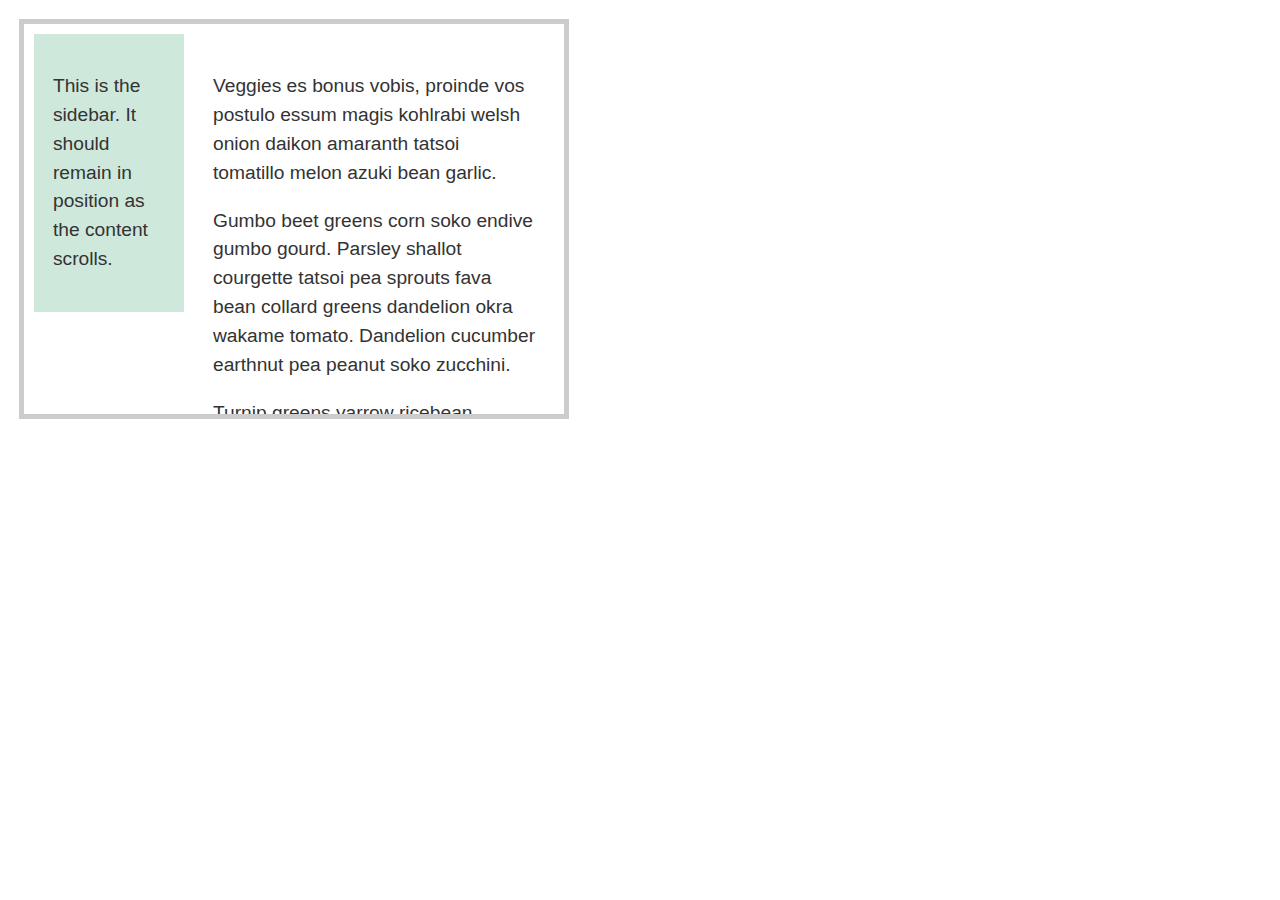
<file: ExercicePosition/position2.html>
<!DOCTYPE html>
<html lang="en">
  <head>
    <meta charset="utf-8" />
    <title>Position: Task 2</title>
    <style>
      body {
        background-color: #fff;
        color: #333;
        font: 1.2em / 1.5 Helvetica Neue, Helvetica, Arial, sans-serif;
        padding: 1em;
        margin: 0;
      }
      * {
        box-sizing: border-box;
      }
      .container {
        width: 550px;
        height: 400px;
        padding: 0.5em;
        border: 5px solid #ccc;
        overflow: auto;
      }
      .sidebar {
        background-color: rgb(207, 232, 220);
        padding: 1em;
        float: left;
        width: 150px;
        position: sticky;
        top: 0px;
      }
      .content {
        padding: 1em;
        margin-left: 160px;
      }
    </style>
  </head>

  <body>
    <div class="container">
      <div class="sidebar">
        <p>
          This is the sidebar. It should remain in position as the content
          scrolls.
        </p>
      </div>
      <div class="content">
        <p>
          Veggies es bonus vobis, proinde vos postulo essum magis kohlrabi welsh
          onion daikon amaranth tatsoi tomatillo melon azuki bean garlic.
        </p>
        <p>
          Gumbo beet greens corn soko endive gumbo gourd. Parsley shallot
          courgette tatsoi pea sprouts fava bean collard greens dandelion okra
          wakame tomato. Dandelion cucumber earthnut pea peanut soko zucchini.
        </p>
        <p>
          Turnip greens yarrow ricebean rutabaga endive cauliflower sea lettuce
          kohlrabi amaranth water spinach avocado daikon napa cabbage asparagus
          winter purslane kale. Celery potato scallion desert raisin horseradish
          spinach carrot soko. Lotus root water spinach fennel kombu maize
          bamboo shoot green bean swiss chard seakale pumpkin onion chickpea
          gram corn pea. Brussels sprout coriander water chestnut gourd swiss
          chard wakame kohlrabi beetroot carrot watercress. Corn amaranth
          salsify bunya nuts nori azuki bean chickweed potato bell pepper
          artichoke.
        </p>
      </div>
    </div>
  </body>
</html>
</file>
<file: accueilFilter/style.css>
* {
  margin: 0;
  padding: 0;
  box-sizing: border-box;
}
body {
  height: 100vh;
  width: 100vw;
  display: grid;
  grid-template-columns: 1fr 1fr 1fr;
  grid-template-rows: 1fr 1fr 1fr;
  grid-template-areas:
    "a a b"
    "c e d"
    "c f d";
  gap: 20px;
}
div {
  min-height: 33%;
  min-width: 33%;
}

div:nth-child(1) {
  grid-area: a;
}
div:nth-child(2) {
  grid-area: b;
}
div:nth-child(3) {
  grid-area: c;
}
div:nth-child(4) {
  grid-area: d;
}
div:nth-child(5) {
  grid-area: f;
}
div:nth-child(6) {
  grid-area: e;
}
.image {
  position: relative;
  display: flex;
  justify-content: center;
  align-items: center;
}

.image > span {
  position: absolute;
  font-size: 2rem;
  font-family: sans-serif;
  color: green;
  font-size: 3rem;
}

.image > img {
  height: 100%;
  width: 100%;
  filter: grayscale(1);
  transition: all;
  transition-duration: 400ms;
  object-fit: cover;
  border-radius: 15px;

  /*
        invert() pour mettre en négatif
        hue-rotate() pour changer la teinte (valeur en degrés)
        grayscale() pour mettre en noir et blanc
        sepia() pour donner un effet sépia à nos images

    */
}

.image:hover > img {
  filter: none;
}

h1 {
  color: green;
  font-size: 4rem;
  font-family: sans-serif;
}

@media (max-width: 700px) {
  body {
    height: 100%;
    display: flex;
    flex-direction: column-reverse;
  }
  div {
    height: 200px;
  }
  .image > img {
    border-radius: 0px;
  }
}
</file>
<file: exercice1-hanoun-adilCss/styles/index.css>
* {
  padding: 0;
  margin: 0;
  box-sizing: border-box;
  text-align: center;
  font-family: Poppins;
}

body::before {
  content: "";
  position: absolute;
  width: 100%;
  height: 100%;
  top: 0px;
  left: 0px;
  background: black;
  animation: animBefore 1.5s ease forwards;
  animation-delay: 0.15s;
}

@keyframes animBefore {
  to {
    opacity: 0;
    z-index: -1;
  }
}

img:hover {
  opacity: 0.5;
}
a {
  text-decoration: none;
  color: black;
}
a:hover {
  color: yellow;
  transition: 0.5s;
}
/* *************************header****************************** */

header {
  padding: 50px;
  background-color: rgb(255, 99, 99);
}

nav {
  display: grid;
  grid-template-columns: 30% 70%;
}
nav h1 {
  font-size: 2rem;
}

ul {
  list-style-type: none;
  display: flex;
  align-items: center;
  justify-content: space-around;
}

/* *****************************Main****************************** */

main {
  margin: 50px 20px;
}

article {
  padding: 30px;
  border-bottom: 1px solid rgb(175, 175, 175);
}
figure {
  height: 100%;
  width: 100%;
}

img {
  border-radius: 15px;
  height: 400px;
  width: 400px;
}

figcaption {
  padding-top: 10px;
}

/* **************************Footer************************* */

footer {
  background-color: rgb(255, 99, 99);
  padding: 20px;
}
</file>
<file: exo-anim-drapeau-europeen/style.css>
* {
  padding: 0;
  margin: 0;
  box-sizing: border-box;
}

main {
  display: flex;
  flex-direction: column;
  align-items: center;
  justify-content: center;
}

.flag {
  height: 300px;
  width: 500px;
  background: blue;
  display: flex;
  align-items: center;
  justify-content: center;
  position: relative;
}
.circle {
  height: 220px;
  width: 220px;
  border-radius: 50%;
  position: relative;
  display: flex;
  align-items: center;
  justify-content: center;
  animation: circle 8s infinite linear;
}

.ue {
  color: yellow;
  font-size: 4rem;
  font-family: sans-serif;
  animation: scaleUe 3000ms infinite linear;
  position: absolute;
}
.stars {
  background-color: blue;
  height: 30px;
  width: 30px;
}

#a {
  position: absolute;
  top: 0px;
  animation: rotate1 3s infinite linear;
}
#b {
  position: absolute;
  bottom: 0px;
  animation: rotate2 3s infinite linear;
}
#c {
  position: absolute;
  left: 0px;
  animation: rotate3 3s infinite linear;
}
#d {
  position: absolute;
  right: 0px;
  animation: rotate3 3s infinite linear;
}

img {
  height: 100%;
  width: 100%;
}

@keyframes rotate1 {
  0% {
    transform: rotate(0deg);
  }
  100% {
    transform: rotate(360deg);
  }
}
@keyframes rotate2 {
  0% {
    transform: rotate(0deg);
  }
  100% {
    transform: rotate(360deg);
  }
}
@keyframes rotate3 {
  0% {
    transform: rotate(0deg);
  }
  100% {
    transform: rotate(360deg);
  }
}
@keyframes rotate4 {
  0% {
    transform: rotate(0deg);
  }
  100% {
    transform: rotate(360deg);
  }
}

@keyframes scaleUe {
  0% {
    transform: scale(1);
  }
  35% {
    transform: scale(1.1);
  }
  70% {
    transform: scale(0.9);
  }
  100% {
    transform: scale(1);
  }
}

@keyframes circle {
  0% {
    transform: rotate(0deg);
  }
  100% {
    transform: rotate(360deg);
  }
}
</file>
<file: exoTransform/style.css>
* {
  padding: 0;
  margin: 0;
  box-sizing: border-box;
}

body {
  text-align: center;
}
main {
  height: 100vh;
  width: 100vw;
  display: grid;
  grid-template-columns: 60% 40%;
}

.section1-container {
  display: flex;
  align-items: center;
  justify-content: center;
  margin: 50px auto;
  height: 50vh;
}
.section1-container div {
  display: flex;
  flex-direction: column;
  justify-content: space-evenly;
  align-items: center;
}
h1 {
  color: orange;
  font-size: 3.2rem;
  font-weight: bold;
  font-family: "Lobster";
}
p {
  width: 75%;
  margin: 60px 0;
  font-size: 1.6rem;
  text-align: justify;
}
button {
  font-size: 2rem;
  color: orange;
  border: 2px solid orange;
  padding: 15px 30px;
  background: transparent;
  border-radius: 30px;
  transition-duration: 0.4s;
}

button:hover {
  background: orange;
  color: white;
  animation: button1 1s infinite normal;
}

@keyframes button1 {
  from {
    transform: rotate(0deg);
  }
  to {
    transform: rotate(360deg);
  }
}

#background {
  position: relative;
  background-image: url("./img/background.jpg");
}

#circle {
  position: absolute;
  top: 37%;
  left: 40%;
  transform: scale(0.6);
  filter: invert(97%) sepia(100%) saturate(3193%) hue-rotate(359deg)
    brightness(107%) contrast(106%);
}
#square {
  position: absolute;
  top: 40%;
  left: 30%;
  transform: rotate(60deg) scale(0.8);
  filter: invert(8%) sepia(100%) saturate(5992%) hue-rotate(246deg)
    brightness(111%) contrast(147%);
}
#triangle {
  position: absolute;
  top: 55%;
  left: -8%;
  transform: scale(1.8) rotate(20deg);
  filter: invert(54%) sepia(32%) saturate(4032%) hue-rotate(0deg)
    brightness(102%) contrast(106%);
}

#background {
  height: 100%;
  width: 100%;
}
</file>
<file: exercicePositionRelativeCss/htmlCss/style.css>
* {
  padding: 0px;
  margin: 0px;
}

.red {
  height: 400px;
  width: 400px;
  border: 1px solid black;
  position: relative;
}

.blue {
  height: 50px;
  width: 50px;
  position: absolute;
  background-color: violet;
  top: 0px;
  right: 0px;
}
</file>
<file: exerciceVendrediCss/Hanoun_Adil_yahoo/style.css>
*{
    padding: 0;
    margin: 0;
    box-sizing: border-box;
}

body{
    margin: 10px;
    background-color: rgb(141, 141, 141);
}

.header-content{
    display: flex;
   
}

header{
 margin-bottom:10px;
}
header ul{
    display: flex;
    margin: 20px 0;
   
}
header li{
    padding: 0 5px;
    list-style-type: none;
    border-left: 1px solid gray ;
}
main ul{
    margin-left: 30px;
    font-weight: bold;
    margin-bottom: 15px;
}
.menu-main{
    display: flex;
    border-bottom: 1px solid gray;
}

.menu-main ul{
    display: flex;
    list-style-type: none;

}
.menu-main ul li {
    padding: 0 5px;
    border-left: 1px solid gray ;
    font-weight: 200px;
}
footer{
    margin-top: 10px;
}
</file>
<file: exerciceVendrediCss/pizzaHut/style.css>
*{
    padding: 0;
    margin: 0;
    box-sizing: border-box;
}

body{
    margin: 0 10px;
}

.header-content{
    padding-bottom: 15px;
    border-bottom: 1px solid gray;
}

.header-content figure{
    margin: 10px 0 20px 150px;
}

.header-content h1{
    margin-bottom: 20px;
}

.header-content button, main button {
    padding: 0 8px;
}

main{
    padding:  10px 0;
    border-bottom: 1px solid gray;
    
}

form{
    padding-top: 10px;
    width: 75%;
    display: grid;
    grid-template-columns: repeat(2, 1fr);
    grid-template-rows: repeat(3, 1fr);

}

label{
    display: inline-block;
}
input:last-child{
    width: 50%;
}
main button{
    margin-left: 250px;
}

footer{
    margin: 20px 0 20px 150px;
}
</file>
<file: exerciceVendrediCss/results-summary-component-main/style.css>
@font-face {
    font-family: "Hanken Grotesk";
    src: url(./assets/fonts/HankenGrotesk-VariableFont_wght.ttf);
    
  }

body{
    display: flex;
    align-items: center;
    justify-content: center;
    height: 100vh;
    text-align: center;
    font-family: Hanken Grotesk;
    
}
main{
    display: grid;
    grid-template-columns: 50% 50%;
    margin: 0 auto;
    box-shadow: 15px 5px 50px 0px rgba(165, 165, 165, 0.75);
-webkit-box-shadow: 15px 5px 50px 0px rgba(159, 159, 159, 0.75);
-moz-box-shadow: 15px 5px 50px 0px rgba(158, 158, 158, 0.75);
   

}
.result{
    display: flex;
    justify-content: space-evenly;
    flex-direction: column;
    
}
.result{
    border-radius: 15px;
    background: linear-gradient(hsl(252, 100%, 67%),hsl(241, 81%, 54%));
    overflow: hidden;
    color: hsl(0, 0%, 100%);
}

.result h3{
    font-weight: 500;
    color: hsla(0, 0%, 100%, 0.557);
    
}
.circle{
    background: linear-gradient(hsla(256, 72%, 46%, 1),hsla(241, 72%, 46%, 0));
    border-radius: 100%;
    width: 150px;
    height: 150px;
    margin: 0 AUTO;
    position: relative;

}
.number-circle{
    position:absolute;
    top:50%;
    left: 50%;
    transform: translate(-50%,-50%);
    color: hsla(0, 0%, 100%, 0.557);

}
.number-circle span{
    font-size: 3.2rem;
    font-weight: 700;
    color: white;
}


.great-scored{
    display: flex;
    justify-content: center;
    flex-direction: column;

}
.great{
    font-size: 1.5rem;
    font-weight: 700;
    margin-bottom: 10px;

}
.scored{
    color: hsla(0, 0%, 100%, 0.557);
    font-size: 0.8rem;
    width: 70%;
    margin: 0 AUTO;
    padding-bottom: 40px;
}

.summary{
 text-align: left;
 border-radius: 50%;
}
.summary-content{
width: 80%;
margin: 0 auto;
height: 100%;
display: flex;
flex-direction: column;

}
.rmvv{
    display: grid;
    grid-template-rows: repeat(4, 1fr);
    height: 50%;
    font-size: 0.8rem;

}
.block{
  display: flex;
  justify-content: space-between;
  align-items: center;
  margin: 5px;

  padding: 5px 8px;
  border-radius: 5px;
}
#reaction{
    background-color: rgb(255, 229, 229);
}
#reaction-content{
    color:red;
}
#memory{
    background-color: rgb(254, 254, 206);
}
#memory-content{
    color:rgb(255, 190, 70);
}
#verbal{
    background-color:rgb(226, 253, 253);
}
#verbal-content{
    color:turquoise;
}
#visual{
    background-color:rgb(226, 226, 249);
}
#visual-content{
    color:blue;
}

.block span{
    font-weight: bold;
}

button{
    margin-top: 40px;
    padding: 10px;
    border-radius: 15px;
    color: white;
    background: linear-gradient(hsl(252, 100%, 67%),hsl(241, 81%, 54%));
    outline: none;
    border: none;
    cursor: pointer;

}
</file>
<file: exo-anim/htmlCss/style.css>
* {
  padding: 0;
  margin: 0;
}
body {
  height: 100vh;
  width: 100vw;
}
.content,
.content1,
.content2,
.content3 {
  width: 300px;
  height: 300px;
  position: relative;
}
.content1 {
  position: absolute;
  top: 0;
  right: 100px;
}
.content2 {
  position: absolute;
  bottom: 100px;
  left: 0px;
}
.content3 {
  position: absolute;
  bottom: 100px;
  right: 100px;
}

div {
  height: 200px;
  width: 200px;
  border-radius: 50%;
}

.red {
  background: red;
  animation: anim1 4s infinite linear;
  position: absolute;
}
.green {
  background: green;
  z-index: 1;
  animation: anim2 4s infinite linear;
  position: absolute;
}
.blue {
  background: blue;
  z-index: 2;
  animation: anim3 4s infinite linear;
  position: absolute;
}

@keyframes anim1 {
  0% {
    transform: translate(50%, 0%);
  }
  35% {
    transform: translate(100%, 100%);
  }
  70% {
    transform: translate(0%, 100%);
  }
  100% {
    transform: translate(50%, 0%);
  }
}
@keyframes anim2 {
  0% {
    transform: translate(100%, 100%);
  }
  35% {
    transform: translate(0%, 100%);
  }
  70% {
    transform: translate(50%, 0%);
  }
  100% {
    transform: translate(100%, 100%);
  }
}
@keyframes anim3 {
  0% {
    transform: translate(0%, 100%);
  }
  35% {
    transform: translate(50%, 0%);
  }
  70% {
    transform: translate(100%, 100%);
  }
  100% {
    transform: translate(0%, 100%);
  }
}
</file>
<file: exercice1-hanoun-adilCss/styles/a_propos.css>
* {
    padding: 0;
    margin: 0;
    box-sizing: border-box;
    text-align: center;
    font-family: Poppins;

   
}
main{
    height: 75vh;
}

a{
    text-decoration: none;
    color: black;
    
}
a:hover{
    color: yellow;
    transition: 0.5s;
}
/* *************************header****************************** */

header{
   padding: 50px;
   background-color: rgb(255, 99, 99);
}

nav{
    display: grid;
    grid-template-columns: 30% 70%;
}
nav h1{
    font-size: 2rem;
}

ul {
    list-style-type: none;
    display: flex;
    align-items: center;
    justify-content: space-around;
}

/* ******************************Main**************************** */

main {
    height: 75%;
    max-width: 900px;
    margin: 0 auto;
  }
  
table{
    border-collapse: collapse;
    min-width: 400px;
    width: 0 auto;
    box-shadow: 0 5px 50px rgba(0, 0, 0, 0.15);
    margin: 100px auto;
    border: 1px solid rgb(255, 99, 99);

}

thead tr{
    background-color: rgb(255, 99, 99) ;
}

th, td{
    padding: 15px 20px;
}

tbody tr,td,th{
    border: 1px solid #ddd;
}

tbody tr:nth-child(even){
    background-color: rgb(240, 240, 240);
}

tbody tr:last-of-type{
    border-bottom: 2px solid rgb(255, 99, 99) ;
}






/* **************************Footer************************* */

footer{
    background-color: rgb(255, 99, 99);
    padding: 20px;
}
</file>
<file: exercice1-hanoun-adilCss/styles/contact.css>
* {
  padding: 0;
  margin: 0;
  box-sizing: border-box;
  text-align: center;
  font-family: Poppins;
}

a {
  text-decoration: none;
  color: black;
}

a:hover {
  color: yellow;
  transition: 0.5s;
}
/* *************************header****************************** */

header {
  padding: 50px;
  background-color: rgb(255, 99, 99);
}

nav {
  display: grid;
  grid-template-columns: 30% 70%;
}
nav h1 {
  font-size: 2rem;
}

ul {
  list-style-type: none;
  display: flex;
  align-items: center;
  justify-content: space-around;
}

/* *****************************main***************************** */
main {
  height: 75%;
  max-width: 900px;
  margin: 0 auto;
}

form {
  padding: 50px;
}
.form {
  width: 70%;
  margin: 0 auto;
}

.form div {
  display: grid;
  grid-template-columns: 40% 60%;
}
.form div label {
  text-align: left;
}

input,
textarea {
  border: none;
  outline: none;
  border-bottom: 1px solid rgb(202, 202, 202);
}

button {
  background: transparent;
  padding: 10px 20px;
  border-radius: 15px;
  border: 1px solid red;
  letter-spacing: 2px;
  cursor: pointer;
}

button:hover {
  background: rgb(255, 99, 99);
  transition: 0.5s;
  animation: button1 1s infinite linear;
}

@keyframes button1 {
  50% {
    transform: scale(1.4);
  }
  100% {
    transform: scale(1);
  }
}

img {
  height: 28vh;
  width: 50%;
}

/* **************************Footer************************* */

footer {
  background-color: rgb(255, 99, 99);
  padding: 20px;
}
</file>
<file: exercice1-hanoun-adilCss/styles/eclair.css>
* {
    padding: 0;
    margin: 0;
    box-sizing: border-box;
    text-align: center;
    font-family: Poppins;

   
}
main{
    height: 80vh;
}

a{
    text-decoration: none;
    color: black;
    
}
ul {
    list-style-type: none;
}

a:hover{
    color: yellow;
    transition: 0.5s;
}
/* *************************header****************************** */

header{
   padding: 50px;
   background-color: rgb(255, 99, 99);
}

nav{
    display: grid;
    grid-template-columns: 30% 70%;
}
nav h1{
    font-size: 2rem;
}

nav ul {
    list-style-type: none;
    display: flex;
    align-items: center;
    justify-content: space-around;
}

/* ******************************Main**************************** */

main {
    height: 75%;
    max-width: 900px;
    margin: 0 auto;
}
h1{
    text-transform: uppercase;
    padding:10px;
}

.ingredient, .recette{
    text-align:left;
}







/* **************************Footer************************* */

footer{
    background-color: rgb(255, 99, 99);
    padding: 20px;
}
</file>
